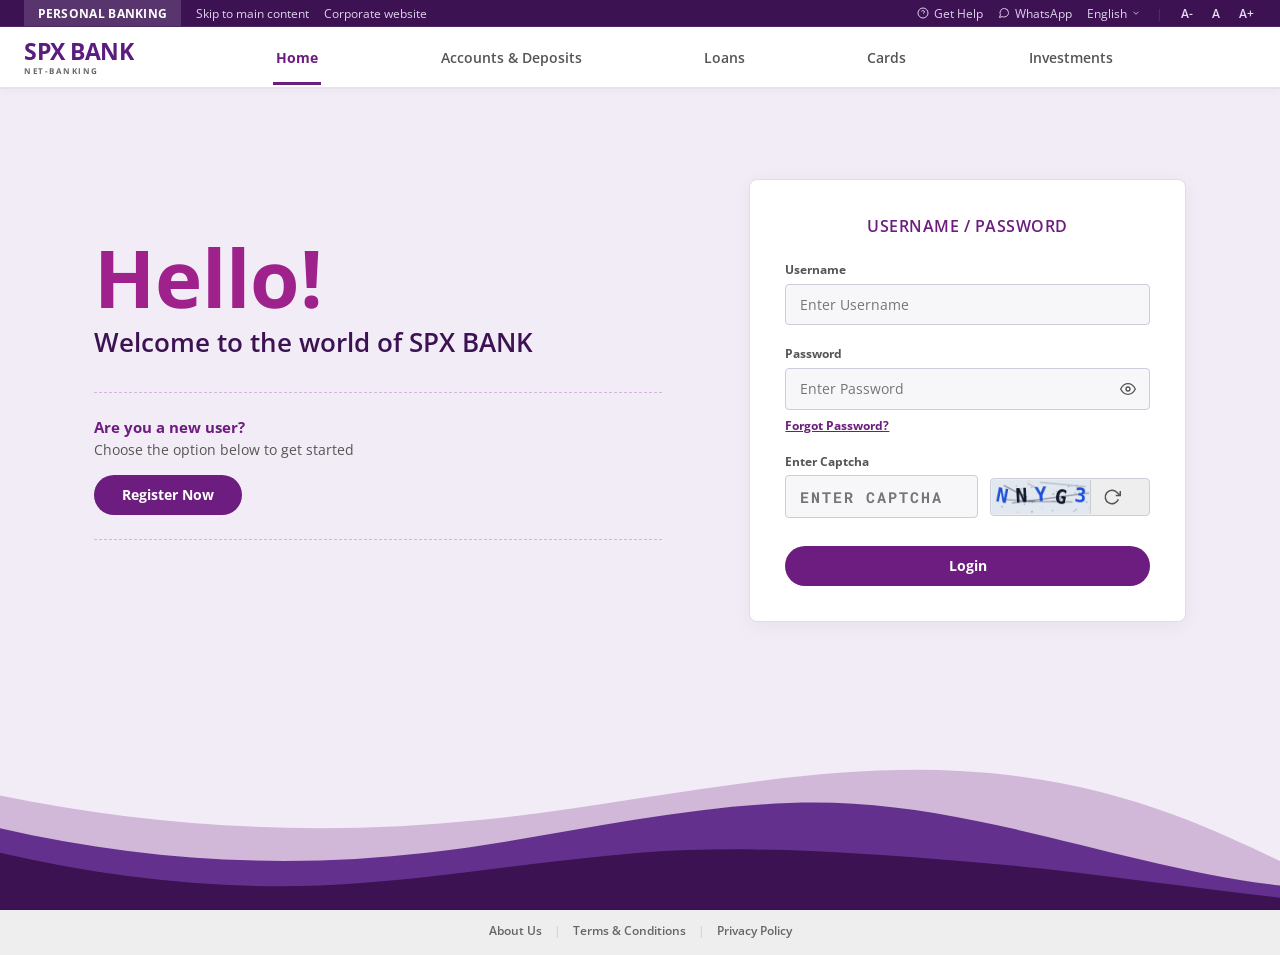
<file: index.html>
<!DOCTYPE html>
<html lang="en">
<head>
    <meta charset="UTF-8">
    <meta name="viewport" content="width=device-width, initial-scale=1.0">
    <title>SPX BANK - Net Banking</title>
    <link rel="icon" type="image/png" href="./assets/favicon/favicon.png">
    <meta name="description" content="Secure Online Net Banking Portal by SPX BANK.">
    <!-- Google Fonts -->
    <link rel="preconnect" href="https://fonts.googleapis.com">
    <link rel="preconnect" href="https://fonts.gstatic.com" crossorigin>
    <link href="https://fonts.googleapis.com/css2?family=Open+Sans:wght@300;400;600;700&family=Roboto+Mono:wght@500;700&display=swap" rel="stylesheet">
    <link rel="stylesheet" href="style.css">
</head>
<body>

    <!-- Notification Toast System -->
    <div id="toast-container" class="toast-container"></div>

    <!-- MAIN PORTAL WRAPPER -->
    <div class="portal-wrapper">
        
        <!-- SPX BANK TOP NAVIGATION STRIP -->
        <div class="sbi-top-nav">
            <div class="sbi-top-nav-container">
                <div class="sbi-top-nav-left">
                    <span class="sbi-top-tab">Personal Banking</span>
                    <a href="#" class="sbi-top-link">Skip to main content</a>
                    <a href="#" class="sbi-top-link">Corporate website</a>
                </div>
                <div class="sbi-top-nav-right">
                    <a href="#" class="sbi-top-link sbi-icon-link" onclick="triggerQuickAction('Get Help')">
                        <svg viewBox="0 0 24 24" width="12" height="12" fill="none" stroke="currentColor" stroke-width="2"><circle cx="12" cy="12" r="10"></circle><path d="M9.09 9a3 3 0 0 1 5.83 1c0 2-3 3-3 3"></path><line x1="12" y1="17" x2="12.01" y2="17"></line></svg>
                        Get Help
                    </a>
                    <a href="#" class="sbi-top-link sbi-icon-link" onclick="triggerQuickAction('WhatsApp Banking')">
                        <svg viewBox="0 0 24 24" width="12" height="12" fill="none" stroke="currentColor" stroke-width="2"><path d="M21 11.5a8.38 8.38 0 0 1-.9 3.8 8.5 8.5 0 0 1-7.6 4.7 8.38 8.38 0 0 1-3.8-.9L3 21l1.9-5.7a8.38 8.38 0 0 1-.9-3.8 8.5 8.5 0 0 1 4.7-7.6 8.38 8.38 0 0 1 3.8-.9h.5a8.48 8.48 0 0 1 8 8v.5z"></path></svg>
                        WhatsApp
                    </a>
                    <div class="sbi-top-link sbi-lang-selector">
                        English
                        <svg viewBox="0 0 24 24" width="10" height="10" fill="none" stroke="currentColor" stroke-width="2"><polyline points="6 9 12 15 18 9"></polyline></svg>
                    </div>
                    <span class="sbi-top-divider">|</span>
                    <button class="sbi-font-btn">A-</button>
                    <button class="sbi-font-btn">A</button>
                    <button class="sbi-font-btn">A+</button>
                </div>
            </div>
        </div>

        <!-- MAIN BRANDING HEADER -->
        <header class="sbi-main-header">
            <div class="sbi-header-container">
                <div class="sbi-logo-block" onclick="switchView('login')">
                    <span class="spx-text">SPX BANK</span>
                    <span class="net-banking-tag">NET-BANKING</span>
                </div>
                
                <!-- NAVIGATION MENU -->
                <nav class="sbi-main-nav">
                    <!-- Dynamic switching of menu items based on login status -->
                    <div class="sbi-nav-menu logged-out-menu">
                        <a href="#" class="sbi-nav-item active" onclick="switchView('login')">Home</a>
                        <a href="#" class="sbi-nav-item" onclick="triggerQuickAction('Accounts & Deposits Info')">Accounts & Deposits</a>
                        <a href="#" class="sbi-nav-item" onclick="triggerQuickAction('Loans Info')">Loans</a>
                        <a href="#" class="sbi-nav-item" onclick="triggerQuickAction('Cards Info')">Cards</a>
                        <a href="#" class="sbi-nav-item" onclick="triggerQuickAction('Investments Info')">Investments</a>
                    </div>
                    <div class="sbi-nav-menu logged-in-menu hidden">
                        <a href="#" class="sbi-nav-item active" onclick="switchView('dashboard')">Overview</a>
                        <a href="#" class="sbi-nav-item" onclick="triggerQuickAction('Accounts dashboard')">Accounts</a>
                        <a href="#" class="sbi-nav-item" onclick="triggerQuickAction('Payments & Transfers')">Payments</a>
                        <a href="#" class="sbi-nav-item" onclick="triggerQuickAction('Deposits services')">Deposits</a>
                        <a href="#" class="sbi-nav-item" onclick="triggerQuickAction('Loans portal')">Loans</a>
                        <a href="#" class="sbi-nav-item" onclick="triggerQuickAction('Cards management')">Cards</a>
                        <a href="#" class="sbi-nav-item" onclick="triggerQuickAction('Investments options')">Investments</a>
                        <a href="#" class="sbi-nav-item" onclick="triggerQuickAction('Insurance details')">Insurance</a>
                        <a href="#" class="sbi-nav-item" onclick="triggerQuickAction('Other Services')">Services</a>
                    </div>
                </nav>

                <div class="sbi-header-actions logged-in-only hidden">
                    <button class="sbi-header-icon-btn" onclick="triggerQuickAction('Search Portal')">
                        <svg viewBox="0 0 24 24" width="16" height="16" fill="none" stroke="currentColor" stroke-width="2"><circle cx="11" cy="11" r="8"></circle><line x1="21" y1="21" x2="16.65" y2="16.65"></line></svg>
                    </button>
                    <button class="sbi-header-icon-btn" onclick="triggerQuickAction('Notifications')">
                        <svg viewBox="0 0 24 24" width="16" height="16" fill="none" stroke="currentColor" stroke-width="2"><path d="M18 8A6 6 0 0 0 6 8c0 7-3 9-3 9h18s-3-2-3-9"></path><path d="M13.73 21a2 2 0 0 1-3.46 0"></path></svg>
                    </button>
                    <div class="sbi-user-badge">
                        <span class="sbi-avatar-initials" id="dash-avatar">JD</span>
                        <span class="sbi-user-profile-label">My Profile</span>
                    </div>
                    <button class="sbi-logout-btn" onclick="handleLogout()">Logout</button>
                </div>
            </div>
        </header>

        <!-- PORTAL MAIN CONTENT -->
        <main class="sbi-portal-body">
            
            <!-- GLOBAL GO BACK BUTTON -->
            <div class="sbi-global-back-container">
                <button type="button" class="sbi-global-back-btn" onclick="goBack()">
                    <svg viewBox="0 0 24 24" width="14" height="14" fill="none" stroke="currentColor" stroke-width="2"><line x1="19" y1="12" x2="5" y2="12"></line><polyline points="12 19 5 12 12 5"></polyline></svg>
                    Go Back
                </button>
            </div>
            
            <!-- AUTH LAYOUT CONTAINER (SPLIT PANELS) -->
            <div id="auth-flow-container" class="sbi-auth-container">
                <div class="sbi-auth-split">
                    
                    <!-- Left Welcome Panel -->
                    <div class="sbi-welcome-panel">
                        <h2 class="sbi-hello-title">Hello!</h2>
                        <h3 class="sbi-welcome-subtitle">Welcome to the world of SPX BANK</h3>
                        
                        <div class="sbi-new-user-section">
                            <p class="sbi-new-user-label">Are you a new user?</p>
                            <p class="sbi-new-user-desc">Choose the option below to get started</p>
                            <div class="sbi-new-user-actions">
                                <button class="sbi-btn-purple-fill" onclick="switchView('register')">Register Now</button>
                            </div>
                        </div>

                        <!-- Registration Benefits (Shown only on Register View) -->
                        <div class="sbi-register-benefits-section">
                            <ul class="sbi-benefits-list">
                                <li>
                                    <svg viewBox="0 0 24 24" width="20" height="20" fill="none" stroke="currentColor" stroke-width="2"><path d="M22 11.08V12a10 10 0 1 1-5.93-9.14"></path><polyline points="22 4 12 14.01 9 11.01"></polyline></svg>
                                    Fast & Secure Account Setup
                                </li>
                                <li>
                                    <svg viewBox="0 0 24 24" width="20" height="20" fill="none" stroke="currentColor" stroke-width="2"><path d="M22 11.08V12a10 10 0 1 1-5.93-9.14"></path><polyline points="22 4 12 14.01 9 11.01"></polyline></svg>
                                    24/7 Digital Banking Access
                                </li>
                                <li>
                                    <svg viewBox="0 0 24 24" width="20" height="20" fill="none" stroke="currentColor" stroke-width="2"><path d="M22 11.08V12a10 10 0 1 1-5.93-9.14"></path><polyline points="22 4 12 14.01 9 11.01"></polyline></svg>
                                    Advanced Fraud Protection
                                </li>
                            </ul>
                            <div class="sbi-login-prompt">
                                <p>Already have an account?</p>
                                <button class="sbi-btn-purple-outline" onclick="switchView('login')">Login Here</button>
                            </div>
                        </div>

                    </div>

                    <!-- Right Card Panel (Authentication forms) -->
                    <div class="sbi-card-panel">
                        
                        <!-- VIEW 1: LOGIN CARD -->
                        <section id="login-view" class="sbi-portal-card view-active">
                            <div class="sbi-card-title">
                                <h3>Username / Password</h3>
                            </div>

                            <form id="login-form" onsubmit="handleLoginSubmit(event)" class="sbi-form">
                                <!-- Username (Email mapped for logic compatibility) -->
                                <div class="sbi-form-group">
                                    <label for="login-email" class="sbi-form-label">Username</label>
                                    <div class="sbi-input-container">
                                        <input type="text" id="login-username" class="sbi-form-input" placeholder="Enter Username" required autocomplete="off">
                                    </div>
                                </div>

                                <!-- Password Field -->
                                <div class="sbi-form-group">
                                    <label for="login-password" class="sbi-form-label">Password</label>
                                    <div class="sbi-input-container">
                                        <input type="password" id="login-password" class="sbi-form-input sbi-password-input" placeholder="Enter Password" required autocomplete="off">
                                        <div class="sbi-input-addon-buttons">
                                            <button type="button" class="sbi-input-btn" onclick="togglePasswordVisibility('login-password', this)" title="Show/Hide Password">
                                                <svg class="eye-open" viewBox="0 0 24 24" width="16" height="16" fill="none" stroke="currentColor" stroke-width="2"><path d="M1 12s4-8 11-8 11 8 11 8-4 8-11 8-11-8-11-8z"></path><circle cx="12" cy="12" r="3"></circle></svg>
                                                <svg class="eye-closed hidden" viewBox="0 0 24 24" width="16" height="16" fill="none" stroke="currentColor" stroke-width="2"><path d="M17.94 17.94A10.07 10.07 0 0 1 12 20c-7 0-11-8-11-8a18.45 18.45 0 0 1 5.06-5.94M9.9 4.24A9.12 9.12 0 0 1 12 4c7 0 11 8 11 8a18.5 18.5 0 0 1-2.16 3.19m-6.72-1.07a3 3 0 1 1-4.24-4.24"></path><line x1="1" y1="1" x2="23" y2="23"></line></svg>
                                            </button>

                                        </div>
                                    </div>
                                    <div id="login-error-msg" style="color: #ff4d4d; font-size: 0.85rem; margin-top: 0.5rem; display: none;"></div>
                                    <div class="sbi-form-assist-row">
                                        <button type="button" class="sbi-assist-btn" onclick="switchView('forgot-password')">Forgot Password?</button>
                                    </div>
                                </div>

                                <!-- CAPTCHA -->
                                <div class="sbi-form-group">
                                    <label for="login-captcha-input" class="sbi-form-label">Enter Captcha</label>
                                    <div class="sbi-captcha-layout">
                                        <input type="text" id="login-captcha-input" class="sbi-captcha-input" placeholder="Enter Captcha" required autocomplete="off" maxlength="6">
                                        <div class="sbi-captcha-image-block">
                                            <canvas id="login-captcha-canvas" width="110" height="38"></canvas>
                                            <div class="sbi-captcha-actions">
                                                <button type="button" class="sbi-captcha-action-btn" onclick="generateCaptcha('login')" title="Refresh Captcha">
                                                    <svg viewBox="0 0 24 24" width="14" height="14" fill="none" stroke="currentColor" stroke-width="2"><polyline points="23 4 23 10 17 10"></polyline><path d="M20.49 15a9 9 0 1 1-2.12-9.36L23 10"></path></svg>
                                                </button>
                                            </div>
                                        </div>
                                    </div>
                                </div>

                                <div class="sbi-submit-container">
                                    <button type="submit" class="sbi-btn-login" id="btn-login">
                                        <span class="btn-text">Login</span>
                                        <span class="btn-spinner hidden"></span>
                                    </button>
                                </div>

                            </form>
                        </section>


                        <!-- VIEW 2: REGISTER CARD -->
                        <div id="register-view" class="view-wrapper hidden">

                            <section class="sbi-portal-card">
                                <div class="sbi-card-title">
                                    <h3>New Registration</h3>
                                </div>

                                <form id="register-form" onsubmit="handleRegisterSubmit(event)" class="sbi-form">
                                    <div class="sbi-form-row">
                                        <div class="sbi-form-group">
                                            <label for="reg-firstname" class="sbi-form-label">First Name</label>
                                            <input type="text" id="reg-firstname" class="sbi-form-input" placeholder="First Name" required autocomplete="off">
                                        </div>
                                        <div class="sbi-form-group">
                                            <label for="reg-lastname" class="sbi-form-label">Last Name</label>
                                            <input type="text" id="reg-lastname" class="sbi-form-input" placeholder="Last Name" required autocomplete="off">
                                        </div>
                                    </div>

                                    <div class="sbi-form-group">
                                        <label for="reg-email" class="sbi-form-label">Email Address</label>
                                        <input type="email" id="reg-email" class="sbi-form-input" placeholder="" required autocomplete="off">
                                    </div>

                                    <div class="sbi-form-group">
                                        <label for="reg-username" class="sbi-form-label">Username</label>
                                        <input type="text" id="reg-username" class="sbi-form-input" placeholder="Username" required autocomplete="off">
                                    </div>

                                    <div class="sbi-form-group">
                                        <label for="reg-password" class="sbi-form-label">Security Password</label>
                                        <div class="sbi-input-container">
                                            <input type="password" id="reg-password" class="sbi-form-input sbi-password-input" placeholder="" required autocomplete="off" oninput="checkPasswordStrength(this.value)">
                                            <button type="button" class="sbi-input-btn absolute-btn" onclick="togglePasswordVisibility('reg-password', this)">
                                                <svg class="eye-open" viewBox="0 0 24 24" width="16" height="16" fill="none" stroke="currentColor" stroke-width="2"><path d="M1 12s4-8 11-8 11 8 11 8-4 8-11 8-11-8-11-8z"></path><circle cx="12" cy="12" r="3"></circle></svg>
                                                <svg class="eye-closed hidden" viewBox="0 0 24 24" width="16" height="16" fill="none" stroke="currentColor" stroke-width="2"><path d="M17.94 17.94A10.07 10.07 0 0 1 12 20c-7 0-11-8-11-8a18.45 18.45 0 0 1 5.06-5.94M9.9 4.24A9.12 9.12 0 0 1 12 4c7 0 11 8 11 8a18.5 18.5 0 0 1-2.16 3.19m-6.72-1.07a3 3 0 1 1-4.24-4.24"></path><line x1="1" y1="1" x2="23" y2="23"></line></svg>
                                            </button>
                                        </div>
                                        <div class="strength-meter">
                                            <div id="strength-bar" class="strength-bar"></div>
                                        </div>
                                        <span id="strength-text" class="strength-text">Password Rating</span>
                                    </div>

                                    <!-- CAPTCHA -->
                                    <div class="sbi-form-group">
                                        <label for="reg-captcha-input" class="sbi-form-label">Enter Captcha</label>
                                        <div class="sbi-captcha-layout">
                                            <input type="text" id="reg-captcha-input" class="sbi-captcha-input" placeholder="Enter Captcha" required autocomplete="off" maxlength="6">
                                            <div class="sbi-captcha-image-block">
                                                <canvas id="reg-captcha-canvas" width="110" height="38"></canvas>
                                                <div class="sbi-captcha-actions">
                                                    <button type="button" class="sbi-captcha-action-btn" onclick="generateCaptcha('reg')" title="Refresh Captcha">
                                                        <svg viewBox="0 0 24 24" width="14" height="14" fill="none" stroke="currentColor" stroke-width="2"><polyline points="23 4 23 10 17 10"></polyline><path d="M20.49 15a9 9 0 1 1-2.12-9.36L23 10"></path></svg>
                                                    </button>
                                                </div>
                                            </div>
                                        </div>
                                    </div>
                                    <div id="reg-error-msg" style="color: #ff4d4d; font-size: 0.85rem; margin-bottom: 1rem; display: none;"></div>

                                    <div class="sbi-submit-container">
                                        <button type="submit" class="sbi-btn-login" id="btn-register">
                                            <span class="btn-text">Verify & Register</span>
                                            <span class="btn-spinner hidden"></span>
                                        </button>
                                    </div>
                                </form>
                            </section>
                        </div>


                        <!-- VIEW 3: FORGOT PASSWORD CARD -->
                        <div id="forgot-password-view" class="view-wrapper hidden">

                            <section class="sbi-portal-card">
                                <div class="sbi-card-title">
                                    <h3>Password Recovery</h3>
                                </div>

                                <!-- STEP 1 -->
                                <form id="forgot-password-form-1" onsubmit="handleForgotPasswordRequest(event)" class="sbi-form">
                                    <div class="sbi-form-group">
                                        <label for="reset-email" class="sbi-form-label">Email Address</label>
                                        <input type="email" id="reset-email" class="sbi-form-input" placeholder="" required>
                                    </div>

                                    <!-- CAPTCHA -->
                                    <div class="sbi-form-group">
                                        <label for="reset-captcha-input" class="sbi-form-label">Enter Captcha</label>
                                        <div class="sbi-captcha-layout">
                                            <input type="text" id="reset-captcha-input" class="sbi-captcha-input" placeholder="Enter Captcha" required autocomplete="off" maxlength="6">
                                            <div class="sbi-captcha-image-block">
                                                <canvas id="reset-captcha-canvas" width="110" height="38"></canvas>
                                                <div class="sbi-captcha-actions">
                                                    <button type="button" class="sbi-captcha-action-btn" onclick="generateCaptcha('reset')" title="Refresh Captcha">
                                                        <svg viewBox="0 0 24 24" width="14" height="14" fill="none" stroke="currentColor" stroke-width="2"><polyline points="23 4 23 10 17 10"></polyline><path d="M20.49 15a9 9 0 1 1-2.12-9.36L23 10"></path></svg>
                                                    </button>
                                                </div>
                                            </div>
                                        </div>
                                    </div>

                                    <div class="sbi-submit-container">
                                        <button type="submit" class="sbi-btn-login" id="btn-forgot-1">
                                            <span class="btn-text">Send Recovery OTP</span>
                                            <span class="btn-spinner hidden"></span>
                                        </button>
                                    </div>
                                </form>

                                <!-- STEP 2 -->
                                <form id="forgot-password-form-2" class="sbi-form hidden" onsubmit="handleNewPasswordSubmit(event)">
                                    <div class="step-indicator success-step">
                                        <svg viewBox="0 0 24 24" width="18" height="18" fill="none" stroke="currentColor" stroke-width="2"><path d="M22 11.08V12a10 10 0 1 1-5.93-9.14"></path><polyline points="22 4 12 14.01 9 11.01"></polyline></svg>
                                        <span>OTP Verified for <strong id="reset-verified-email"></strong></span>
                                    </div>

                                    <div class="sbi-form-group">
                                        <label for="new-password" class="sbi-form-label">Create New Password</label>
                                        <div class="sbi-input-container">
                                            <input type="password" id="new-password" class="sbi-form-input sbi-password-input" placeholder="Enter new password" required autocomplete="off">
                                            <button type="button" class="sbi-input-btn absolute-btn" onclick="togglePasswordVisibility('new-password', this)">
                                                <svg class="eye-open" viewBox="0 0 24 24" width="16" height="16" fill="none" stroke="currentColor" stroke-width="2"><path d="M1 12s4-8 11-8 11 8 11 8-4 8-11 8-11-8-11-8z"></path><circle cx="12" cy="12" r="3"></circle></svg>
                                                <svg class="eye-closed hidden" viewBox="0 0 24 24" width="16" height="16" fill="none" stroke="currentColor" stroke-width="2"><path d="M17.94 17.94A10.07 10.07 0 0 1 12 20c-7 0-11-8-11-8a18.45 18.45 0 0 1 5.06-5.94M9.9 4.24A9.12 9.12 0 0 1 12 4c7 0 11 8 11 8a18.5 18.5 0 0 1-2.16 3.19m-6.72-1.07a3 3 0 1 1-4.24-4.24"></path><line x1="1" y1="1" x2="23" y2="23"></line></svg>
                                            </button>
                                        </div>
                                    </div>

                                    <div class="sbi-form-group">
                                        <label for="confirm-new-password" class="sbi-form-label">Confirm New Password</label>
                                        <div class="sbi-input-container">
                                            <input type="password" id="confirm-new-password" class="sbi-form-input sbi-password-input" placeholder="Confirm new password" required autocomplete="off">
                                            <button type="button" class="sbi-input-btn absolute-btn" onclick="togglePasswordVisibility('confirm-new-password', this)">
                                                <svg class="eye-open" viewBox="0 0 24 24" width="16" height="16" fill="none" stroke="currentColor" stroke-width="2"><path d="M1 12s4-8 11-8 11 8 11 8-4 8-11 8-11-8-11-8z"></path><circle cx="12" cy="12" r="3"></circle></svg>
                                                <svg class="eye-closed hidden" viewBox="0 0 24 24" width="16" height="16" fill="none" stroke="currentColor" stroke-width="2"><path d="M17.94 17.94A10.07 10.07 0 0 1 12 20c-7 0-11-8-11-8a18.45 18.45 0 0 1 5.06-5.94M9.9 4.24A9.12 9.12 0 0 1 12 4c7 0 11 8 11 8a18.5 18.5 0 0 1-2.16 3.19m-6.72-1.07a3 3 0 1 1-4.24-4.24"></path><line x1="1" y1="1" x2="23" y2="23"></line></svg>
                                            </button>
                                        </div>
                                    </div>

                                    <div class="sbi-submit-container">
                                        <button type="submit" class="sbi-btn-login" id="btn-forgot-2">
                                            <span class="btn-text">Update & Sign In</span>
                                            <span class="btn-spinner hidden"></span>
                                        </button>
                                    </div>
                                </form>
                            </section>
                        </div>

                    </div>
                </div>

                <!-- SBI SIGNATURE WAVES AND QUICK ACTIONS BAR -->
                <div class="sbi-auth-bottom-banner">
                    <div class="sbi-wave-wrapper">
                        <!-- Curved Waves mirroring screenshot background -->
                        <svg class="sbi-background-waves" xmlns="http://www.w3.org/2000/svg" viewBox="0 0 1440 220" preserveAspectRatio="none">
                            <path fill="#6d1c7f" fill-opacity="0.25" d="M0,80 C180,120 360,130 540,110 C720,90 900,40 1080,50 C1260,60 1380,130 1440,160 L1440,220 L0,220 Z"></path>
                            <path fill="#501b80" fill-opacity="0.85" d="M0,120 C160,160 320,170 480,150 C640,130 800,80 960,90 C1120,100 1280,170 1440,190 L1440,220 L0,220 Z"></path>
                            <path fill="#3c1253" d="M0,150 C120,180 240,195 360,190 C480,185 600,160 720,150 C840,140 960,150 1080,160 C1200,170 1320,190 1440,205 L1440,220 L0,220 Z"></path>
                        </svg>
                    </div>
                </div>
            </div>


            <!-- DASHBOARD CONTAINER (SPX BANK HIGH FIDELITY LAYOUT) -->
            <div id="dashboard-view" class="sbi-dashboard-container hidden">
                
                <!-- GREETING ROW -->
                <div class="sbi-dash-greeting-bar">
                    <span class="sbi-dash-greeting-text">Hi <strong id="dash-user-name">John Doe</strong>, Hope you're doing well!</span>
                </div>

                <!-- HORIZONTAL CIRCULAR LINKS CAROUSEL -->
                <div class="sbi-carousel-section">
                    <div class="sbi-carousel-wrapper">
                        <div class="sbi-carousel-item" onclick="triggerQuickAction('IPO Application')">
                            <div class="sbi-carousel-icon bg-cyan">
                                <svg viewBox="0 0 24 24" width="20" height="20" fill="none" stroke="currentColor" stroke-width="2"><line x1="18" y1="20" x2="18" y2="10"></line><line x1="12" y1="20" x2="12" y2="4"></line><line x1="6" y1="20" x2="6" y2="14"></line></svg>
                            </div>
                            <span class="sbi-carousel-label">IPO</span>
                        </div>
                        <div class="sbi-carousel-item" onclick="triggerQuickAction('Fraud Awareness')">
                            <div class="sbi-carousel-icon bg-rose">
                                <svg viewBox="0 0 24 24" width="20" height="20" fill="none" stroke="currentColor" stroke-width="2"><path d="M10.29 3.86L1.82 18a2 2 0 0 0 1.71 3h16.94a2 2 0 0 0 1.71-3L13.71 3.86a2 2 0 0 0-3.42 0z"></path><line x1="12" y1="9" x2="12" y2="13"></line><line x1="12" y1="17" x2="12.01" y2="17"></line></svg>
                            </div>
                            <span class="sbi-carousel-label">Fraud Awareness</span>
                        </div>
                        <div class="sbi-carousel-item" onclick="triggerQuickAction('Discover Services')">
                            <div class="sbi-carousel-icon bg-blue">
                                <svg viewBox="0 0 24 24" width="20" height="20" fill="none" stroke="currentColor" stroke-width="2"><circle cx="12" cy="12" r="10"></circle><polygon points="16.24 7.76 14.12 14.12 7.76 16.24 9.88 9.88 16.24 7.76"></polygon></svg>
                            </div>
                            <span class="sbi-carousel-label">Discover</span>
                        </div>
                        <div class="sbi-carousel-item" onclick="triggerQuickAction('Savings Account Details')">
                            <div class="sbi-carousel-icon bg-emerald">
                                <svg viewBox="0 0 24 24" width="20" height="20" fill="none" stroke="currentColor" stroke-width="2"><rect x="3" y="11" width="18" height="11" rx="2" ry="2"></rect><path d="M7 11V7a5 5 0 0 1 10 0v4"></path></svg>
                            </div>
                            <span class="sbi-carousel-label">Savings Ac</span>
                        </div>
                        <div class="sbi-carousel-item" onclick="triggerQuickAction('Education Loan')">
                            <div class="sbi-carousel-icon bg-orange">
                                <svg viewBox="0 0 24 24" width="20" height="20" fill="none" stroke="currentColor" stroke-width="2"><path d="M22 10v6M2 10l10-5 10 5-10 5z"></path><path d="M6 12v5c0 2 2 3 6 3s6-1 6-3v-5"></path></svg>
                            </div>
                            <span class="sbi-carousel-label">Education Loan</span>
                        </div>
                        <div class="sbi-carousel-item" onclick="triggerQuickAction('Welcome to SPX BANK Tutorial')">
                            <div class="sbi-carousel-icon bg-purple">
                                <svg viewBox="0 0 24 24" width="20" height="20" fill="none" stroke="currentColor" stroke-width="2"><polygon points="12 2 15.09 8.26 22 9.27 17 14.14 18.18 21.02 12 17.77 5.82 21.02 7 14.14 2 9.27 8.91 8.26 12 2"></polygon></svg>
                            </div>
                            <span class="sbi-carousel-label">Welcome to SPX BANK</span>
                        </div>
                        <div class="sbi-carousel-item" onclick="triggerQuickAction('Elevate Spends offer')">
                            <div class="sbi-carousel-icon bg-pink">
                                <svg viewBox="0 0 24 24" width="20" height="20" fill="none" stroke="currentColor" stroke-width="2"><line x1="12" y1="19" x2="12" y2="5"></line><polyline points="5 12 12 5 19 12"></polyline></svg>
                            </div>
                            <span class="sbi-carousel-label">Elevate spends</span>
                        </div>
                        <div class="sbi-carousel-item" onclick="triggerQuickAction('Secure Savings Scheme')">
                            <div class="sbi-carousel-icon bg-indigo">
                                <svg viewBox="0 0 24 24" width="20" height="20" fill="none" stroke="currentColor" stroke-width="2"><path d="M12 22s8-4 8-10V5l-8-3-8 3v7c0 6 8 10 8 10z"></path></svg>
                            </div>
                            <span class="sbi-carousel-label">Secure Your Savings</span>
                        </div>
                    </div>
                </div>

                <!-- 2-COLUMN DASHBOARD GRID -->
                <div class="sbi-dash-grid">
                    
                    <!-- Left: Relationship Overview -->
                    <div class="sbi-dash-column-left">
                        <div class="sbi-section-header-row">
                            <h4 class="sbi-section-title">Relationship Overview</h4>
                            <button class="sbi-view-accounts-btn" onclick="triggerQuickAction('View All Accounts')">View All Accounts</button>
                        </div>
                        
                        <div class="sbi-cards-container">
                            <!-- Card 1: TRANSACTION ACCOUNTS -->
                            <div class="sbi-overview-card bg-purple-gradient">
                                <div class="sbi-ov-card-header">
                                    <span>TRANSACTION ACCOUNTS</span>
                                    <button class="sbi-eye-btn" id="balance-eye-icon" onclick="toggleBalanceVisibility()" title="Show/Hide Balance">
                                        <svg viewBox="0 0 24 24" width="20" height="20" fill="none" stroke="currentColor" stroke-width="2"><path d="M1 12s4-8 11-8 11 8 11 8-4 8-11 8-11-8-11-8z"></path><circle cx="12" cy="12" r="3"></circle></svg>
                                    </button>
                                </div>
                                <div class="sbi-ov-card-body">
                                    <span class="sbi-ov-label">Combined Balance</span>
                                    <h2 class="sbi-ov-balance">$<span id="dash-balance">148,920.50</span> USD</h2>
                                    <p class="sbi-ov-subtext" id="dash-acc-num">ACC: #8849-2049-1102</p>
                                    <p class="sbi-ov-subtext-small" id="dash-acc-type">Premier Checking Account</p>
                                </div>
                                <div class="sbi-ov-card-footer">
                                    <button class="sbi-card-action-btn" onclick="triggerQuickAction('Fund Transfer')">View Accounts</button>
                                    <button class="sbi-card-action-btn fill" onclick="triggerQuickAction('Bank Statements')">Transactions</button>
                                </div>
                            </div>

                            <!-- Card 2: DEPOSITS -->
                            <div class="sbi-overview-card bg-light-purple">
                                <div class="sbi-ov-card-header">
                                    <span>DEPOSITS</span>
                                </div>
                                <div class="sbi-ov-card-body flex-grow">
                                    <span class="sbi-ov-label">Grow your money faster</span>
                                    <p class="sbi-ov-promo-text">Get high-yield interest rates up to 7.5% per annum on Fixed & Recurring Deposits.</p>
                                </div>
                                <div class="sbi-ov-card-footer">
                                    <button class="sbi-card-action-btn outline-purple" onclick="triggerQuickAction('Create Fixed Deposit')">Explore</button>
                                </div>
                            </div>

                            <!-- Card 3: LOANS -->
                            <div class="sbi-overview-card bg-blue-gradient">
                                <div class="sbi-ov-card-header">
                                    <span>LOANS</span>
                                </div>
                                <div class="sbi-ov-card-body">
                                    <span class="sbi-ov-label">Total Outstanding Amount</span>
                                    <h2 class="sbi-ov-balance">$0.00 USD</h2>
                                    <p class="sbi-ov-subtext">No active loan liabilities</p>
                                </div>
                                <div class="sbi-ov-card-footer">
                                    <button class="sbi-card-action-btn" onclick="triggerQuickAction('View Loan Details')">View Details</button>
                                    <button class="sbi-card-action-btn fill" onclick="triggerQuickAction('Apply for Loan')">Manage Loan</button>
                                </div>
                            </div>
                        </div>

                        <!-- PORTAL AUDIT LOGS SECTION -->
                        <div class="sbi-audit-section">
                            <h4 class="sbi-section-title-small">Portal Audit History & Status</h4>
                            <div class="sbi-audit-list" id="activity-list">
                                <div class="sbi-audit-item">
                                    <div class="sbi-audit-left">
                                        <div class="sbi-audit-icon">
                                            <svg viewBox="0 0 24 24" width="16" height="16" fill="none" stroke="#22c55e" stroke-width="2"><path d="M22 11.08V12a10 10 0 1 1-5.93-9.14"></path><polyline points="22 4 12 14.01 9 11.01"></polyline></svg>
                                        </div>
                                        <div class="sbi-audit-details">
                                            <strong>CAPTCHA & Gmail OTP Authentication</strong>
                                            <span class="sbi-audit-time" id="last-login-time">Just Now • Verified IP</span>
                                        </div>
                                    </div>
                                    <span class="sbi-audit-badge green">Passed</span>
                                </div>
                            </div>
                        </div>
                    </div>

                    <!-- Right: Services Sidebar Categories -->
                    <div class="sbi-dash-column-right">
                        
                        <!-- DEPOSITS -->
                        <div class="sbi-sidebar-widget">
                            <div class="sbi-widget-header">
                                <svg viewBox="0 0 24 24" width="18" height="18" fill="none" stroke="currentColor" stroke-width="2"><rect x="3" y="11" width="18" height="11" rx="2" ry="2"></rect><path d="M7 11V7a5 5 0 0 1 10 0v4"></path></svg>
                                <span>Deposits</span>
                            </div>
                            <ul class="sbi-widget-links">
                                <li><a href="#" onclick="triggerQuickAction('Fixed Deposit')">Fixed Deposit</a></li>
                                <li><a href="#" onclick="triggerQuickAction('Recurring Deposit')">Recurring Deposit</a></li>
                                <li><a href="#" onclick="triggerQuickAction('Annuity Deposit')">Annuity Deposit</a></li>
                                <li><a href="#" onclick="triggerQuickAction('Auto Sweep')">Auto Sweep</a></li>
                                <li class="view-all"><a href="#" onclick="triggerQuickAction('View All Deposits')">View All</a></li>
                            </ul>
                        </div>

                        <!-- LOANS -->
                        <div class="sbi-sidebar-widget">
                            <div class="sbi-widget-header">
                                <svg viewBox="0 0 24 24" width="18" height="18" fill="none" stroke="currentColor" stroke-width="2"><path d="M22 16.92v3a2 2 0 0 1-2.18 2 19.79 19.79 0 0 1-8.63-3.07 19.5 19.5 0 0 1-6-6 19.79 19.79 0 0 1-3.07-8.67A2 2 0 0 1 4.11 2h3a2 2 0 0 1 2 1.72 12.84 12.84 0 0 0 .7 2.81 2 2 0 0 1-.45 2.11L8.09 9.91a16 16 0 0 0 6 6l1.27-1.27a2 2 0 0 1 2.11-.45 12.84 12.84 0 0 0 2.81.7A2 2 0 0 1 22 16.92z"></path></svg>
                                <span>Loans</span>
                            </div>
                            <ul class="sbi-widget-links">
                                <li><a href="#" onclick="triggerQuickAction('Personal Loan')">Personal Loan</a></li>
                                <li><a href="#" onclick="triggerQuickAction('Loan Against Mutual Fund')">Loan Against Mutual Fund</a></li>
                                <li><a href="#" onclick="triggerQuickAction('Home Loan')">Home Loan</a></li>
                                <li><a href="#" onclick="triggerQuickAction('Gold Loan')">Gold Loan</a></li>
                                <li class="view-all"><a href="#" onclick="triggerQuickAction('View All Loans')">View All</a></li>
                            </ul>
                        </div>

                        <!-- INVESTMENTS -->
                        <div class="sbi-sidebar-widget">
                            <div class="sbi-widget-header">
                                <svg viewBox="0 0 24 24" width="18" height="18" fill="none" stroke="currentColor" stroke-width="2"><line x1="18" y1="20" x2="18" y2="10"></line><line x1="12" y1="20" x2="12" y2="4"></line><line x1="6" y1="20" x2="6" y2="14"></line></svg>
                                <span>Investments</span>
                            </div>
                            <ul class="sbi-widget-links">
                                <li><a href="#" onclick="triggerQuickAction('Mutual Funds')">Mutual Funds</a></li>
                                <li><a href="#" onclick="triggerQuickAction('Demat & Securities')">Demat & Securities</a></li>
                                <li><a href="#" onclick="triggerQuickAction('NPS')">NPS</a></li>
                                <li><a href="#" onclick="triggerQuickAction('PPF')">PPF</a></li>
                                <li class="view-all"><a href="#" onclick="triggerQuickAction('View All Investments')">View All</a></li>
                            </ul>
                        </div>

                        <!-- CARDS -->
                        <div class="sbi-sidebar-widget">
                            <div class="sbi-widget-header">
                                <svg viewBox="0 0 24 24" width="18" height="18" fill="none" stroke="currentColor" stroke-width="2"><rect x="1" y="4" width="22" height="16" rx="2" ry="2"></rect><line x1="1" y1="10" x2="23" y2="10"></line></svg>
                                <span>Cards</span>
                            </div>
                            <ul class="sbi-widget-links">
                                <li><a href="#" onclick="triggerQuickAction('Credit Cards')">Credit Cards</a></li>
                                <li><a href="#" onclick="triggerQuickAction('Debit Cards')">Debit Cards</a></li>
                                <li><a href="#" onclick="triggerQuickAction('Forex Cards')">Forex Cards</a></li>
                                <li><a href="#" onclick="triggerQuickAction('Prepaid Cards')">Prepaid Cards</a></li>
                                <li class="view-all"><a href="#" onclick="triggerQuickAction('View All Cards')">View All</a></li>
                            </ul>
                        </div>

                    </div>
                </div>
            </div>

        </main>


        <!-- OTP VERIFICATION DRAWER (SLIDING PANEL MATCHING THE SCREENSHOT) -->
        <div id="otp-modal-overlay" class="otp-drawer-overlay hidden">
            <div class="otp-drawer">
                <div class="otp-drawer-header">
                    <button class="otp-close-btn" onclick="closeOtpModal()" title="Close OTP Verification">
                        <svg viewBox="0 0 24 24" width="24" height="24" fill="none" stroke="currentColor" stroke-width="2"><line x1="18" y1="6" x2="6" y2="18"></line><line x1="6" y1="6" x2="18" y2="18"></line></svg>
                    </button>
                </div>
                
                <div class="otp-drawer-content">
                    <p class="otp-delivery-notice">
                        An OTP has been sent to your registered mobile number / Gmail: <br>
                        <strong id="otp-target-display" class="sbi-otp-target">user@gmail.com</strong>
                    </p>

                    <!-- OTP Code Inputs -->
                    <div class="sbi-otp-fields-row">
                        <div class="otp-inputs-wrapper" id="otp-inputs">
                            <input type="text" maxlength="1" pattern="[0-9]" inputmode="numeric" class="otp-box sbi-otp-box" data-index="0" autofocus>
                            <input type="text" maxlength="1" pattern="[0-9]" inputmode="numeric" class="otp-box sbi-otp-box" data-index="1">
                            <input type="text" maxlength="1" pattern="[0-9]" inputmode="numeric" class="otp-box sbi-otp-box" data-index="2">
                            <input type="text" maxlength="1" pattern="[0-9]" inputmode="numeric" class="otp-box sbi-otp-box" data-index="3">
                            <input type="text" maxlength="1" pattern="[0-9]" inputmode="numeric" class="otp-box sbi-otp-box" data-index="4">
                            <input type="text" maxlength="1" pattern="[0-9]" inputmode="numeric" class="otp-box sbi-otp-box" data-index="5">
                        </div>
                        <button type="button" class="sbi-otp-reveal-btn" onclick="showToast('OTP is hidden for security', 'info')">
                            <svg viewBox="0 0 24 24" width="20" height="20" fill="none" stroke="currentColor" stroke-width="2"><path d="M1 12s4-8 11-8 11 8 11 8-4 8-11 8-11-8-11-8z"></path><circle cx="12" cy="12" r="3"></circle></svg>
                        </button>
                    </div>

                    <div class="sbi-otp-timer-row">
                        <span class="sbi-otp-timer-text">Resend OTP in <strong id="otp-countdown">35s</strong></span>
                        <button id="resend-otp-btn" class="sbi-otp-resend-btn" onclick="resendOtpCode()" disabled>Resend OTP</button>
                    </div>

                    <div class="sbi-otp-submit-row">
                        <button type="button" class="sbi-btn-otp-proceed" id="btn-verify-otp" onclick="submitOtpVerification()">
                            <span class="btn-text">Proceed</span>
                            <span class="btn-spinner hidden"></span>
                        </button>
                    </div>
                </div>
            </div>
        </div>

        
        <!-- SPX BANK THEMED SESSION TIMEOUT / ERROR DIALOG -->
        <div id="timeout-modal-overlay" class="timeout-modal-overlay hidden">
            <div class="timeout-modal">
                <div class="timeout-modal-title">Under Development</div>
                <div class="timeout-modal-body">
                    <div class="timeout-caution-icon">
                        <svg viewBox="0 0 24 24" width="48" height="48" fill="none" stroke="#dc2626" stroke-width="1.5"><path d="M10.29 3.86L1.82 18a2 2 0 0 0 1.71 3h16.94a2 2 0 0 0 1.71-3L13.71 3.86a2 2 0 0 0-3.42 0z"></path><line x1="12" y1="9" x2="12" y2="13"></line><line x1="12" y1="17" x2="12.01" y2="17"></line></svg>
                    </div>
                    <p class="timeout-message" id="timeout-message-text">this feature is currently under development.</p>
                </div>
                <div class="timeout-modal-footer">
                    <button class="timeout-ok-btn" onclick="closeTimeoutModal()">OK</button>
                </div>
            </div>
        </div>


        <!-- FOOTER -->
        <footer class="sbi-portal-footer">
            <div class="sbi-footer-container">
                <div class="sbi-footer-links">
                    <a href="#about" onclick="triggerQuickAction('About Us')">About Us</a>
                    <span class="sbi-footer-divider">|</span>
                    <a href="#terms" onclick="triggerQuickAction('Terms & Conditions')">Terms & Conditions</a>
                    <span class="sbi-footer-divider">|</span>
                    <a href="#privacy" onclick="triggerQuickAction('Privacy Policy')">Privacy Policy</a>
                </div>
            </div>
        </footer>

    </div>

    <script src="script.js"></script>
</body>
</html>
</file>
<file: style.css>
/* ==========================================================================
   SPX BANK NET BANKING PORTAL DESIGN STYLING
   ========================================================================== */

:root {
    /* SBI Palette */
    --sbi-dark-purple: #3c1253;      /* Deep violet header background */
    --sbi-accent-purple: #6d1c7f;    /* Primary logo/button purple */
    --sbi-light-purple: #f3ecf7;     /* Background light violet accent */
    --sbi-text-dark: #222222;
    --sbi-text-gray: #555555;
    --sbi-border-color: #dcd3e4;
    --sbi-orange: #f26f21;           /* Ring orange accent */
    --sbi-blue: #00a2e8;             /* SBI circle keyhole blue */

    --font-sbi: 'Open Sans', -apple-system, BlinkMacSystemFont, "Segoe UI", Roboto, sans-serif;
    --font-mono: 'Roboto Mono', monospace;
    --sbi-shadow: 0 4px 15px rgba(60, 18, 83, 0.08);
    --sbi-card-shadow: 0 4px 20px rgba(0, 0, 0, 0.05);
    
    --radius-sm: 4px;
    --radius-md: 8px;
    --radius-lg: 20px;
    --transition: all 0.25s cubic-bezier(0.4, 0, 0.2, 1);
}

/* Reset & Base Styles */
* {
    margin: 0;
    padding: 0;
    box-sizing: border-box;
    font-family: var(--font-sbi);
    -webkit-font-smoothing: antialiased;
}

body {
    background-color: #faf8fc;
    color: var(--sbi-text-dark);
    min-height: 100vh;
    display: flex;
    flex-direction: column;
    position: relative;
    overflow-x: hidden;
}

.portal-wrapper {
    display: flex;
    flex-direction: column;
    min-height: 100vh;
    width: 100%;
}

/* ==========================================================================
   1. SBI TOP NAV STRIP
   ========================================================================== */
.sbi-top-nav {
    background-color: var(--sbi-dark-purple);
    color: #e6dbf0;
    font-size: 0.72rem;
    padding: 0.35rem 1.5rem;
    border-bottom: 1px solid rgba(255, 255, 255, 0.1);
}

.sbi-top-nav-container {
    max-width: 1240px;
    margin: 0 auto;
    display: flex;
    justify-content: space-between;
    align-items: center;
}

.sbi-top-nav-left, .sbi-top-nav-right {
    display: flex;
    align-items: center;
    gap: 0.95rem;
}

.sbi-top-tab {
    background-color: rgba(255, 255, 255, 0.15);
    color: #ffffff;
    font-weight: 700;
    padding: 0.35rem 0.85rem;
    margin: -0.35rem 0;
    border-radius: 0;
    letter-spacing: 0.3px;
    text-transform: uppercase;
}

.sbi-top-link {
    color: #dfd2ec;
    text-decoration: none;
    transition: var(--transition);
}

.sbi-top-link:hover {
    color: #ffffff;
    text-decoration: underline;
}

.sbi-icon-link {
    display: inline-flex;
    align-items: center;
    gap: 0.3rem;
}

.sbi-lang-selector {
    display: flex;
    align-items: center;
    gap: 0.25rem;
    cursor: pointer;
}

.sbi-top-divider {
    color: rgba(255, 255, 255, 0.15);
}

.sbi-font-btn {
    background: none;
    border: none;
    color: #e6dbf0;
    font-size: 0.72rem;
    font-weight: 600;
    cursor: pointer;
    padding: 0 2px;
}

.sbi-font-btn:hover {
    color: #ffffff;
}

/* ==========================================================================
   2. SBI MAIN BRANDING HEADER
   ========================================================================== */
.sbi-main-header {
    background-color: #ffffff;
    border-bottom: 2px solid #e6e1eb;
    padding: 0.75rem 1.5rem;
    box-shadow: 0 2px 10px rgba(0, 0, 0, 0.03);
    position: sticky;
    top: 0;
    z-index: 99;
}

.sbi-header-container {
    max-width: 1240px;
    margin: 0 auto;
    display: flex;
    justify-content: space-between;
    align-items: center;
}

/* Logo Styling */
.sbi-logo-block {
    display: flex;
    flex-direction: column;
    align-items: flex-start;
    cursor: pointer;
    user-select: none;
    flex-shrink: 0;
    white-space: nowrap;
    line-height: 1.1;
}

.spx-text {
    font-size: 1.45rem;
    font-weight: 700;
    color: #5c1c7f;
    letter-spacing: -0.5px;
    white-space: nowrap;
}

.sbi-logo-ring {
    width: 24px;
    height: 24px;
    border: 3.5px solid var(--sbi-orange);
    border-radius: 50%;
    margin: 0 4px;
    position: relative;
    display: inline-block;
}

.sbi-ring-dot {
    width: 7px;
    height: 7px;
    background-color: var(--sbi-blue);
    border-radius: 50%;
    position: absolute;
    top: 5px;
    left: 5px;
}

.sbi-brand-text {
    font-size: 1.55rem;
    font-weight: 700;
    color: #004c8c;
    letter-spacing: -0.5px;
}

.net-banking-tag {
    font-size: 0.52rem;
    font-weight: 700;
    color: #666666;
    letter-spacing: 1.5px;
    display: block;
    white-space: nowrap;
    margin-top: 1px;
}

/* Nav Menu */
.sbi-main-nav {
    flex-grow: 1;
    margin-left: 2rem;
    margin-right: 2rem;
    display: flex;
    align-items: center;
}

.sbi-nav-menu {
    display: flex;
    align-items: center;
    justify-content: space-evenly;
    width: 100%;
    gap: 0.5rem;
}

.sbi-nav-item {
    color: var(--sbi-text-gray);
    text-decoration: none;
    font-size: 0.85rem;
    font-weight: 600;
    padding: 0.4rem 0.2rem;
    position: relative;
    transition: var(--transition);
}

.sbi-nav-item:hover {
    color: var(--sbi-accent-purple);
}

.sbi-nav-item.active {
    color: var(--sbi-accent-purple);
    font-weight: 700;
}

.sbi-nav-item.active::after {
    content: '';
    position: absolute;
    bottom: -0.75rem;
    left: 0;
    right: 0;
    height: 3px;
    background-color: var(--sbi-accent-purple);
}

.sbi-header-actions {
    display: flex;
    align-items: center;
    gap: 1rem;
}

.sbi-header-icon-btn {
    background: none;
    border: none;
    color: var(--sbi-text-gray);
    cursor: pointer;
    display: flex;
    align-items: center;
    padding: 4px;
    transition: var(--transition);
}

.sbi-header-icon-btn:hover {
    color: var(--sbi-accent-purple);
}

.sbi-user-badge {
    display: flex;
    align-items: center;
    gap: 0.45rem;
    background-color: #f7f4fa;
    border: 1px solid #e0d8e8;
    padding: 0.35rem 0.75rem;
    border-radius: 20px;
    cursor: pointer;
}

.sbi-avatar-initials {
    width: 28px;
    height: 28px;
    flex-shrink: 0;
    background-color: var(--sbi-accent-purple);
    color: #ffffff;
    border-radius: 50%;
    font-size: 0.72rem;
    font-weight: 700;
    display: flex;
    align-items: center;
    justify-content: center;
}

.sbi-user-profile-label {
    font-size: 0.78rem;
    font-weight: 600;
    color: var(--sbi-accent-purple);
}

.sbi-logout-btn {
    background-color: var(--sbi-dark-purple);
    color: #ffffff;
    border: none;
    padding: 0.45rem 1rem;
    border-radius: 20px;
    font-size: 0.78rem;
    font-weight: 700;
    cursor: pointer;
    transition: var(--transition);
}

.sbi-logout-btn:hover {
    background-color: var(--sbi-accent-purple);
    box-shadow: 0 4px 10px rgba(109, 28, 127, 0.2);
}

/* ==========================================================================
   3. AUTH LAYOUT & SPLIT VIEW
   ========================================================================== */
.sbi-portal-body {
    flex-grow: 1;
    display: flex;
    flex-direction: column;
}

.sbi-auth-container {
    flex-grow: 1;
    display: flex;
    flex-direction: column;
    justify-content: space-between;
    background-color: #f2ecf6; /* Soft light violet background matching branding */
    min-height: calc(100vh - 84px);
    position: relative;
}

.sbi-auth-split {
    max-width: 1140px;
    width: 100%;
    margin: auto;
    display: flex;
    justify-content: space-between;
    align-items: center;
    gap: 3rem;
    padding: 3rem 1.5rem 1.5rem 1.5rem;
    z-index: 5;
}

/* Left welcome text block */
.sbi-welcome-panel {
    flex-basis: 52%;
    color: var(--sbi-dark-purple);
}

.sbi-hello-title {
    font-size: 5rem;
    font-weight: 700;
    color: #9f218c;
    line-height: 1;
    margin-bottom: 0.5rem;
}

.sbi-welcome-subtitle {
    font-size: 1.6rem;
    font-weight: 600;
    color: var(--sbi-dark-purple);
    margin-bottom: 2rem;
}

.sbi-new-user-section {
    border-top: 1px dashed rgba(109, 28, 127, 0.25);
    border-bottom: 1px dashed rgba(109, 28, 127, 0.25);
    padding: 1.5rem 0;
    margin-bottom: 1.5rem;
}

body:has(#register-view:not(.hidden)) .sbi-new-user-section {
    display: none;
}

/* Registration Benefits Section Styles */
.sbi-register-benefits-section {
    display: none; /* Hidden by default (on login page) */
    border-top: 1px dashed rgba(109, 28, 127, 0.25);
    padding: 1.5rem 0;
    margin-bottom: 1.5rem;
}

/* Show only on register view */
body:has(#register-view:not(.hidden)) .sbi-register-benefits-section {
    display: block;
}

.sbi-benefits-list {
    list-style: none;
    padding: 0;
    margin: 0 0 1.5rem 0;
}

.sbi-benefits-list li {
    display: flex;
    align-items: center;
    gap: 0.75rem;
    font-size: 0.95rem;
    font-weight: 600;
    color: var(--sbi-dark-purple);
    margin-bottom: 0.75rem;
}

.sbi-benefits-list li svg {
    color: #22c55e; /* Green checkmarks */
}

.sbi-login-prompt p {
    font-size: 0.95rem;
    font-weight: 600;
    color: var(--sbi-accent-purple);
    margin-bottom: 0.5rem;
}

.sbi-btn-purple-outline {
    background: transparent;
    border: 2px solid var(--sbi-accent-purple);
    color: var(--sbi-accent-purple);
    padding: 0.5rem 1.5rem;
    border-radius: 20px;
    font-size: 0.9rem;
    font-weight: 700;
    cursor: pointer;
    transition: var(--transition);
}

.sbi-btn-purple-outline:hover {
    background: var(--sbi-accent-purple);
    color: white;
}

.sbi-new-user-label {
    font-size: 0.95rem;
    font-weight: 700;
    color: var(--sbi-accent-purple);
    margin-bottom: 0.2rem;
}

.sbi-new-user-desc {
    font-size: 0.85rem;
    color: var(--sbi-text-gray);
    margin-bottom: 1rem;
}

.sbi-new-user-actions {
    display: flex;
    gap: 1rem;
}

.sbi-btn-purple-fill {
    background-color: var(--sbi-accent-purple);
    color: #ffffff;
    border: none;
    padding: 0.65rem 1.75rem;
    border-radius: 25px;
    font-size: 0.85rem;
    font-weight: 700;
    cursor: pointer;
    transition: var(--transition);
}

.sbi-btn-purple-fill:hover {
    background-color: var(--sbi-dark-purple);
    transform: translateY(-1px);
    box-shadow: 0 4px 12px rgba(60, 18, 83, 0.2);
}

.sbi-btn-purple-outline {
    background-color: transparent;
    color: var(--sbi-accent-purple);
    border: 1px solid var(--sbi-accent-purple);
    padding: 0.65rem 1.75rem;
    border-radius: 25px;
    font-size: 0.85rem;
    font-weight: 700;
    cursor: pointer;
    transition: var(--transition);
}

.sbi-btn-purple-outline:hover {
    background-color: var(--sbi-accent-purple);
    color: #ffffff;
    transform: translateY(-1px);
}

.sbi-open-now-text {
    font-size: 0.85rem;
    color: var(--sbi-text-gray);
}

.sbi-open-link {
    color: var(--sbi-accent-purple);
    font-weight: 700;
    text-decoration: none;
}

.sbi-open-link:hover {
    text-decoration: underline;
}

/* Right side Card Container */
.sbi-card-panel {
    flex-basis: 40%;
    min-width: 380px;
}

.sbi-portal-card {
    background-color: #ffffff;
    border: 1px solid #e1daea;
    border-radius: 8px;
    padding: 2.2rem;
    box-shadow: var(--sbi-card-shadow);
}

.sbi-card-title {
    margin-bottom: 1.5rem;
    border-bottom: 1.5rem;
    text-align: center;
}

.sbi-card-title h3 {
    font-size: 1rem;
    font-weight: 600;
    color: var(--sbi-accent-purple);
    text-transform: uppercase;
    letter-spacing: 0.5px;
}

/* Form inputs styling */
.sbi-form {
    display: flex;
    flex-direction: column;
    gap: 1.25rem;
}

.sbi-form-group {
    display: flex;
    flex-direction: column;
    gap: 0.35rem;
}

.sbi-form-label {
    font-size: 0.78rem;
    font-weight: 700;
    color: var(--sbi-text-gray);
}

.sbi-input-container {
    position: relative;
    display: flex;
    align-items: center;
}

.sbi-form-input {
    width: 100%;
    padding: 0.65rem 0.85rem;
    background-color: #f7f6f9;
    border: 1px solid #ccd;
    border-radius: 4px;
    font-size: 0.88rem;
    color: var(--sbi-text-dark);
    outline: none;
    transition: var(--transition);
}

.sbi-form-input:focus {
    border-color: var(--sbi-accent-purple);
    background-color: #ffffff;
    box-shadow: 0 0 0 3px rgba(109, 28, 127, 0.1);
}

.sbi-select {
    appearance: none;
    background-image: url("data:image/svg+xml,%3Csvg xmlns='http://www.w3.org/2000/svg' width='12' height='12' viewBox='0 0 24 24' fill='none' stroke='%23555555' stroke-width='2.5'%3E%3Cpolyline points='6 9 12 15 18 9'%3E%3C/polyline%3E%3C/svg%3E");
    background-repeat: no-repeat;
    background-position: right 0.85rem center;
    cursor: pointer;
}

/* Password button overlay options */
.sbi-input-addon-buttons {
    position: absolute;
    right: 0.5rem;
    display: flex;
    gap: 0.3rem;
}

.sbi-input-btn {
    background: none;
    border: none;
    color: var(--sbi-text-gray);
    cursor: pointer;
    display: flex;
    align-items: center;
    justify-content: center;
    padding: 6px;
    transition: var(--transition);
}

.sbi-input-btn:hover {
    color: var(--sbi-accent-purple);
}

.absolute-btn {
    position: absolute;
    right: 0.5rem;
}

.sbi-form-assist-row {
    display: flex;
    justify-content: flex-start;
    margin-top: 0.15rem;
}

.sbi-assist-btn {
    background: none;
    border: none;
    color: var(--sbi-accent-purple);
    font-size: 0.72rem;
    font-weight: 700;
    cursor: pointer;
    text-decoration: underline;
}

.sbi-assist-btn:hover {
    color: var(--sbi-dark-purple);
}

/* Captcha area styling */
.sbi-captcha-layout {
    display: grid;
    grid-template-columns: 1.2fr 1fr;
    gap: 0.75rem;
    align-items: center;
}

.sbi-captcha-input {
    width: 100%;
    padding: 0.65rem 0.85rem;
    background-color: #f7f6f9;
    border: 1px solid #ccd;
    border-radius: 4px;
    font-family: var(--font-mono);
    font-weight: 700;
    font-size: 0.95rem;
    letter-spacing: 2px;
    text-transform: uppercase;
    outline: none;
}

.sbi-captcha-input:focus {
    border-color: var(--sbi-accent-purple);
    background-color: #ffffff;
}

.sbi-captcha-image-block {
    display: flex;
    align-items: center;
    border: 1px solid #ccd;
    border-radius: 4px;
    background-color: #eeeeee;
    padding: 1px;
    height: 38px;
}

.sbi-captcha-image-block canvas {
    max-width: 100%;
    height: 100%;
}

.sbi-captcha-actions {
    display: flex;
    flex-direction: column;
    justify-content: center;
    align-items: center;
    height: 100%;
    border-left: 1px solid #ccc;
    padding: 0 8px;
}

.sbi-captcha-action-btn {
    background: none;
    border: none;
    color: var(--sbi-text-gray);
    cursor: pointer;
    display: flex;
    align-items: center;
    justify-content: center;
    padding: 4px;
}

.sbi-captcha-action-btn svg {
    width: 18px;
    height: 18px;
}

.sbi-captcha-action-btn:hover {
    color: var(--sbi-accent-purple);
}

/* Submit and Action Buttons */
.sbi-submit-container {
    margin-top: 0.5rem;
}

.sbi-btn-login {
    width: 100%;
    background-color: #e6e6e6; /* Start as light grey, active colors override */
    color: #999999;
    border: none;
    padding: 0.65rem;
    border-radius: 20px; /* Fully rounded buttons */
    font-size: 0.9rem;
    font-weight: 700;
    cursor: pointer;
    text-align: center;
    transition: var(--transition);
}

/* Standard login is active once values are filled, but let's color it natively */
#login-form .sbi-btn-login, 
#register-form .sbi-btn-login, 
#forgot-password-form-1 .sbi-btn-login,
#forgot-password-form-2 .sbi-btn-login {
    background-color: var(--sbi-accent-purple);
    color: #ffffff;
}

.sbi-btn-login:hover {
    background-color: var(--sbi-dark-purple);
    box-shadow: 0 4px 12px rgba(60, 18, 83, 0.2);
}

.sbi-lock-unlock-row {
    display: flex;
    justify-content: flex-end;
    margin-top: 0.25rem;
}

.sbi-lock-btn {
    background: none;
    border: none;
    color: var(--sbi-text-gray);
    font-size: 0.72rem;
    font-weight: 600;
    cursor: pointer;
    text-decoration: underline;
}

.sbi-lock-btn:hover {
    color: var(--sbi-accent-purple);
}

/* Back Row for registration cards */
.sbi-back-nav-row {
    margin-bottom: 0.6rem;
    display: flex;
}

.sbi-back-button {
    background: #ffffff;
    border: 1px solid var(--sbi-accent-purple);
    color: var(--sbi-accent-purple);
    padding: 0.35rem 0.75rem;
    border-radius: 20px;
    font-size: 0.72rem;
    font-weight: 700;
    cursor: pointer;
    display: inline-flex;
    align-items: center;
    gap: 0.25rem;
    transition: var(--transition);
}

.sbi-back-button:hover {
    background-color: var(--sbi-accent-purple);
    color: #ffffff;
}

/* Strength Meter */
.strength-meter {
    height: 4px;
    background-color: #e5e7eb;
    border-radius: 2px;
    margin-top: 0.35rem;
    overflow: hidden;
}

.strength-bar {
    height: 100%;
    width: 0;
    transition: var(--transition);
}

.strength-text {
    font-size: 0.72rem;
    color: var(--sbi-text-gray);
    margin-top: 0.15rem;
    display: block;
}

.step-indicator {
    display: flex;
    align-items: center;
    gap: 0.5rem;
    padding: 0.6rem 0.85rem;
    background-color: #ecfdf5;
    border: 1px solid #a7f3d0;
    border-radius: 4px;
    color: #065f46;
    font-size: 0.78rem;
    margin-bottom: 1rem;
}

/* ==========================================================================
   4. BOTTOM WAVES AND ACTIONS
   ========================================================================== */
.sbi-auth-bottom-banner {
    position: relative;
    width: 100%;
    background-color: transparent;
    margin-top: auto;
}

.sbi-quick-actions-bar {
    position: absolute;
    bottom: 4.5rem;
    left: 8%;
    background-color: rgba(255, 255, 255, 0.15);
    backdrop-filter: blur(2px);
    border: 1px solid rgba(255, 255, 255, 0.25);
    color: #ffffff;
    display: flex;
    align-items: center;
    gap: 1rem;
    padding: 0.35rem 0.95rem;
    border-radius: 20px;
    z-index: 10;
}

.sbi-qa-title {
    font-size: 0.75rem;
    font-weight: 700;
    letter-spacing: 0.5px;
    text-transform: uppercase;
}

.sbi-qa-bullets-container {
    display: flex;
    gap: 0.25rem;
}

.sbi-bullet-dot {
    width: 6px;
    height: 6px;
    border-radius: 50%;
    background-color: rgba(255, 255, 255, 0.4);
}

.sbi-bullet-dot.active {
    background-color: #ffffff;
    width: 16px;
    border-radius: 3px;
}

.sbi-wave-wrapper {
    width: 100%;
    height: 180px;
    overflow: hidden;
    position: relative;
    margin-bottom: -5px;
}

.sbi-background-waves {
    width: 100%;
    height: 100%;
    display: block;
    position: absolute;
    bottom: 0;
}

/* ==========================================================================
   5. OTP SIDE DRAWER STYLING
   ========================================================================== */
.otp-drawer-overlay {
    position: fixed;
    top: 0;
    left: 0;
    width: 100vw;
    height: 100vh;
    background-color: rgba(0, 0, 0, 0.5);
    backdrop-filter: blur(2px);
    z-index: 1000;
    display: flex;
    justify-content: flex-end; /* Align right */
    align-items: stretch;
    transition: var(--transition);
}

.otp-drawer {
    background-color: #2b2c82; /* Solid dark blue drawer overlay */
    color: #ffffff;
    width: 100%;
    max-width: 380px; /* Panel Width */
    height: 100%;
    display: flex;
    flex-direction: column;
    padding: 3rem 2rem;
    box-shadow: -10px 0 30px rgba(0, 0, 0, 0.35);
    animation: slideInRight 0.3s ease-out;
    overflow-y: auto;
}

@keyframes slideInRight {
    from { transform: translateX(100%); }
    to { transform: translateX(0); }
}

.otp-drawer-header {
    display: flex;
    justify-content: flex-end;
    margin-bottom: 2rem;
}

.otp-close-btn {
    background: none;
    border: none;
    color: #ffffff;
    cursor: pointer;
    display: flex;
    align-items: center;
    justify-content: center;
    opacity: 0.8;
    transition: var(--transition);
}

.otp-close-btn:hover {
    opacity: 1;
    transform: scale(1.1);
}

.otp-drawer-content {
    display: flex;
    flex-direction: column;
    gap: 1.5rem;
}

.otp-delivery-notice {
    font-size: 0.85rem;
    line-height: 1.5;
    opacity: 0.95;
}

.sbi-otp-target {
    color: #00f2fe;
    font-size: 0.9rem;
    display: block;
    margin-top: 0.3rem;
}

.sbi-otp-fields-row {
    display: flex;
    align-items: center;
    gap: 0.75rem;
    margin: 1rem 0;
}

.otp-inputs-wrapper {
    display: flex;
    gap: 0.4rem;
}

.sbi-otp-box {
    width: 38px;
    height: 42px;
    background-color: transparent;
    border: none;
    border-bottom: 2.5px solid #ffffff; /* Underscore line styling for inputs */
    color: #ffffff;
    text-align: center;
    font-size: 1.5rem;
    font-weight: 700;
    outline: none;
    font-family: var(--font-mono);
}

.sbi-otp-box:focus {
    border-bottom-color: #00f2fe;
}

.sbi-otp-reveal-btn {
    background: none;
    border: none;
    color: rgba(255, 255, 255, 0.7);
    cursor: pointer;
    padding: 4px;
}

.sbi-otp-reveal-btn:hover {
    color: #ffffff;
}

.sbi-otp-timer-row {
    display: flex;
    justify-content: space-between;
    align-items: center;
    font-size: 0.78rem;
    margin-bottom: 1rem;
}

.sbi-otp-timer-text {
    opacity: 0.8;
}

.sbi-otp-resend-btn {
    background: none;
    border: none;
    color: #00f2fe;
    font-weight: 700;
    cursor: pointer;
    text-decoration: underline;
}

.sbi-otp-resend-btn:disabled {
    color: rgba(255, 255, 255, 0.4);
    cursor: not-allowed;
    text-decoration: none;
}

.sbi-otp-submit-row {
    margin-top: 1rem;
}

.sbi-btn-otp-proceed {
    width: 100%;
    background-color: #ffffff;
    color: #2b2c82;
    border: none;
    padding: 0.75rem;
    border-radius: 25px; /* fully rounded */
    font-size: 0.95rem;
    font-weight: 700;
    cursor: pointer;
    transition: var(--transition);
}

.sbi-btn-otp-proceed:hover {
    background-color: #f0f0f5;
    box-shadow: 0 4px 15px rgba(255, 255, 255, 0.15);
}

/* ==========================================================================
   6. HIGH FIDELITY DASHBOARD VIEW
   ========================================================================== */
.sbi-dashboard-container {
    width: 100%;
    max-width: 1240px;
    margin: 0 auto;
    padding: 1.5rem;
    display: flex;
    flex-direction: column;
    gap: 1.5rem;
}

/* Greeting Bar */
.sbi-dash-greeting-bar {
    background-color: #ffffff;
    border: 1px solid #e7e3ec;
    border-radius: 4px;
    padding: 0.85rem 1.25rem;
    box-shadow: 0 2px 5px rgba(0, 0, 0, 0.02);
}

.sbi-dash-greeting-text {
    font-size: 1.1rem;
    font-weight: 400;
    color: var(--sbi-accent-purple);
}

.sbi-dash-greeting-text strong {
    font-weight: 700;
}

/* Carousel Section */
.sbi-carousel-section {
    width: 100%;
    overflow-x: auto;
    background-color: #ffffff;
    border: 1px solid #e7e3ec;
    border-radius: 8px;
    padding: 1.25rem;
    scrollbar-width: thin;
}

.sbi-carousel-wrapper {
    display: flex;
    gap: 2.2rem;
    min-width: max-content;
    padding: 0.25rem 0;
}

.sbi-carousel-item {
    display: flex;
    flex-direction: column;
    align-items: center;
    gap: 0.5rem;
    cursor: pointer;
    width: 90px;
    text-align: center;
}

.sbi-carousel-icon {
    width: 52px;
    height: 52px;
    border-radius: 50%;
    display: flex;
    align-items: center;
    justify-content: center;
    color: #ffffff;
    box-shadow: 0 3px 8px rgba(0, 0, 0, 0.15);
    transition: var(--transition);
}

.sbi-carousel-item:hover .sbi-carousel-icon {
    transform: scale(1.08) translateY(-2px);
}

.sbi-carousel-label {
    font-size: 0.7rem;
    font-weight: 600;
    color: var(--sbi-text-gray);
    line-height: 1.2;
}

/* Circle Gradient Background Colors */
.bg-cyan { background: linear-gradient(135deg, #00b4db, #0083b0); }
.bg-rose { background: linear-gradient(135deg, #f857a6, #ff5858); }
.bg-blue { background: linear-gradient(135deg, #4776e6, #8e54e9); }
.bg-emerald { background: linear-gradient(135deg, #11998e, #38ef7d); }
.bg-orange { background: linear-gradient(135deg, #f12711, #f5af19); }
.bg-purple { background: linear-gradient(135deg, #5c258d, #4389a2); }
.bg-pink { background: linear-gradient(135deg, #ec008c, #fc6767); }
.bg-indigo { background: linear-gradient(135deg, #1e3c72, #2a5298); }

/* Grid Dashboard Content */
.sbi-dash-grid {
    display: grid;
    grid-template-columns: 2.2fr 1fr;
    gap: 1.5rem;
    align-items: start;
}

.sbi-section-header-row {
    display: flex;
    justify-content: space-between;
    align-items: center;
    margin-bottom: 0.85rem;
}

.sbi-section-title {
    font-size: 0.95rem;
    font-weight: 700;
    color: var(--sbi-dark-purple);
    text-transform: uppercase;
    letter-spacing: 0.3px;
}

.sbi-view-accounts-btn {
    background-color: var(--sbi-light-purple);
    color: var(--sbi-accent-purple);
    border: 1px solid #d8cae6;
    padding: 0.35rem 0.95rem;
    border-radius: 20px;
    font-size: 0.72rem;
    font-weight: 700;
    cursor: pointer;
    transition: var(--transition);
}

.sbi-view-accounts-btn:hover {
    background-color: var(--sbi-accent-purple);
    color: #ffffff;
}

/* Card lists */
.sbi-cards-container {
    display: grid;
    grid-template-columns: repeat(auto-fit, minmax(240px, 1fr));
    gap: 1rem;
    margin-bottom: 1.5rem;
}

.sbi-overview-card {
    border-radius: 6px;
    padding: 1.25rem;
    color: #ffffff;
    display: flex;
    flex-direction: column;
    justify-content: space-between;
    min-height: 180px;
    box-shadow: var(--sbi-card-shadow);
}

.bg-purple-gradient {
    background: linear-gradient(135deg, #6c117f, #451b68);
}

.bg-light-purple {
    background-color: #ffffff;
    color: var(--sbi-text-dark);
    border: 1px solid #e3daeb;
}

.bg-light-purple .sbi-ov-card-header span {
    color: var(--sbi-accent-purple);
    font-weight: 700;
}

.bg-blue-gradient {
    background: linear-gradient(135deg, #18276b, #194680);
}

.sbi-ov-card-header {
    display: flex;
    justify-content: space-between;
    align-items: center;
    font-size: 0.72rem;
    font-weight: 600;
    letter-spacing: 0.5px;
    opacity: 0.95;
    margin-bottom: 0.75rem;
}

.sbi-eye-btn {
    background: none;
    border: none;
    color: #ffffff;
    cursor: pointer;
    display: flex;
    align-items: center;
}

.sbi-ov-label {
    font-size: 0.7rem;
    opacity: 0.8;
    display: block;
    margin-bottom: 0.2rem;
    text-transform: uppercase;
}

.sbi-ov-balance {
    font-size: 1.45rem;
    font-weight: 700;
    margin-bottom: 0.5rem;
    letter-spacing: -0.5px;
}

.sbi-ov-subtext {
    font-size: 0.75rem;
    opacity: 0.9;
    font-family: var(--font-mono);
}

.sbi-ov-subtext-small {
    font-size: 0.7rem;
    opacity: 0.8;
    margin-top: 0.1rem;
}

.sbi-ov-promo-text {
    font-size: 0.75rem;
    color: var(--sbi-text-gray);
    line-height: 1.45;
}

.sbi-ov-card-footer {
    display: flex;
    gap: 0.5rem;
    margin-top: auto;
    padding-top: 1rem;
}

.sbi-card-action-btn {
    flex-grow: 1;
    background-color: rgba(255, 255, 255, 0.2);
    color: #ffffff;
    border: none;
    padding: 0.4rem 0.6rem;
    font-size: 0.72rem;
    font-weight: 700;
    border-radius: 4px;
    cursor: pointer;
    text-align: center;
    transition: var(--transition);
}

.sbi-card-action-btn:hover {
    background-color: rgba(255, 255, 255, 0.35);
}

.sbi-card-action-btn.fill {
    background-color: #ffffff;
    color: var(--sbi-accent-purple);
}

.sbi-card-action-btn.fill:hover {
    background-color: #f4f2f7;
}

.sbi-card-action-btn.outline-purple {
    background-color: transparent;
    border: 1px solid var(--sbi-accent-purple);
    color: var(--sbi-accent-purple);
}

.sbi-card-action-btn.outline-purple:hover {
    background-color: var(--sbi-accent-purple);
    color: #ffffff;
}

/* Audit log section */
.sbi-audit-section {
    background-color: #ffffff;
    border: 1px solid #e7e3ec;
    border-radius: 8px;
    padding: 1.25rem;
}

.sbi-section-title-small {
    font-size: 0.8rem;
    font-weight: 700;
    color: var(--sbi-text-gray);
    margin-bottom: 0.75rem;
    text-transform: uppercase;
}

.sbi-audit-item {
    display: flex;
    justify-content: space-between;
    align-items: center;
    background-color: #faf8fc;
    border: 1px solid #e7e3ec;
    border-radius: 4px;
    padding: 0.75rem 1rem;
}

.sbi-audit-left {
    display: flex;
    align-items: center;
    gap: 0.75rem;
}

.sbi-audit-icon {
    display: flex;
    align-items: center;
}

.sbi-audit-details {
    display: flex;
    flex-direction: column;
}

.sbi-audit-details strong {
    font-size: 0.8rem;
    color: var(--sbi-text-dark);
}

.sbi-audit-time {
    font-size: 0.68rem;
    color: var(--sbi-text-gray);
    margin-top: 0.1rem;
}

.sbi-audit-badge {
    font-size: 0.7rem;
    font-weight: 700;
    padding: 0.2rem 0.5rem;
    border-radius: 4px;
}

.sbi-audit-badge.green {
    background-color: #ecfdf5;
    color: #059669;
    border: 1px solid #a7f3d0;
}

/* Sidebar lists right column */
.sbi-dash-column-right {
    display: flex;
    flex-direction: column;
    gap: 1.25rem;
}

.sbi-sidebar-widget {
    background-color: #ffffff;
    border: 1px solid #e6e0eb;
    border-radius: 8px;
    overflow: hidden;
    box-shadow: 0 2px 6px rgba(0,0,0,0.01);
}

.sbi-widget-header {
    background-color: #f7f4fa;
    border-bottom: 1px solid #e6e0eb;
    padding: 0.75rem 1.25rem;
    color: var(--sbi-dark-purple);
    font-weight: 700;
    font-size: 0.85rem;
    display: flex;
    align-items: center;
    gap: 0.5rem;
}

.sbi-widget-links {
    list-style: none;
    display: flex;
    flex-direction: column;
}

.sbi-widget-links li {
    border-bottom: 1px solid #f6f3f8;
}

.sbi-widget-links li:last-child {
    border-bottom: none;
}

.sbi-widget-links a {
    display: block;
    padding: 0.6rem 1.25rem;
    font-size: 0.78rem;
    color: var(--sbi-text-gray);
    text-decoration: none;
    transition: var(--transition);
}

.sbi-widget-links a:hover {
    background-color: #fdfcff;
    color: var(--sbi-accent-purple);
    padding-left: 1.45rem;
}

.sbi-widget-links li.view-all {
    background-color: #faf9fb;
}

.sbi-widget-links li.view-all a {
    color: var(--sbi-accent-purple);
    font-weight: 700;
    text-align: right;
}

/* ==========================================================================
   7. TIMEOUT / ERROR MODAL STYLING
   ========================================================================== */
.timeout-modal-overlay {
    position: fixed;
    top: 0;
    left: 0;
    width: 100vw;
    height: 100vh;
    background-color: rgba(0, 0, 0, 0.45);
    z-index: 1500;
    display: flex;
    align-items: center;
    justify-content: center;
    padding: 1rem;
}

.timeout-modal {
    background-color: #ffffff;
    border-top: 4px solid var(--sbi-accent-purple); /* Purple colored accent border on top */
    border-radius: 8px;
    width: 100%;
    max-width: 420px;
    box-shadow: 0 15px 35px rgba(0,0,0,0.25);
    animation: zoomIn 0.25s ease-out;
}

@keyframes zoomIn {
    from { transform: scale(0.9); opacity: 0; }
    to { transform: scale(1); opacity: 1; }
}

.timeout-modal-title {
    padding: 1rem 1.5rem;
    font-weight: 700;
    font-size: 1rem;
    color: var(--sbi-dark-purple);
    border-bottom: 1px solid #eaeaea;
}

.timeout-modal-body {
    padding: 1.5rem;
    display: flex;
    flex-direction: column;
    align-items: center;
    gap: 1rem;
    text-align: center;
}

.timeout-caution-icon {
    display: flex;
    justify-content: center;
}

.timeout-message {
    font-size: 0.85rem;
    color: var(--sbi-text-gray);
    line-height: 1.5;
}

.timeout-modal-footer {
    padding: 1rem;
    display: flex;
    justify-content: center;
    border-top: 1px solid #eaeaea;
}

.timeout-ok-btn {
    background-color: var(--sbi-accent-purple);
    color: #ffffff;
    border: none;
    padding: 0.45rem 2.2rem;
    border-radius: 20px;
    font-size: 0.82rem;
    font-weight: 700;
    cursor: pointer;
    transition: var(--transition);
}

.timeout-ok-btn:hover {
    background-color: var(--sbi-dark-purple);
    box-shadow: 0 4px 10px rgba(60, 18, 83, 0.15);
}

/* ==========================================================================
   8. FOOTER STYLING
   ========================================================================== */
.sbi-portal-footer {
    background-color: #eeeeee;
    border-top: 1px solid #dddddd;
    padding: 1rem 1.5rem;
    margin-top: auto;
    font-size: 0.78rem;
    text-align: center;
}

.sbi-footer-container {
    max-width: 1240px;
    margin: 0 auto;
}

.sbi-footer-links {
    display: flex;
    justify-content: center;
    align-items: center;
    gap: 0.75rem;
}

.sbi-footer-links a {
    color: #666666;
    text-decoration: none;
    font-weight: 600;
    transition: var(--transition);
}

.sbi-footer-links a:hover {
    color: var(--sbi-accent-purple);
    text-decoration: underline;
}

.sbi-footer-divider {
    color: #cccccc;
}

/* Toast Notifications Container */
.toast-container {
    position: fixed;
    bottom: 1.5rem;
    right: 1.5rem;
    z-index: 2000;
    display: flex;
    flex-direction: column;
    gap: 0.5rem;
}

.toast {
    background-color: #ffffff;
    border: 1px solid #e6e0eb;
    border-left: 4.5px solid var(--sbi-accent-purple);
    border-radius: 4px;
    padding: 0.75rem 1rem;
    color: var(--sbi-text-dark);
    font-size: 0.8rem;
    font-weight: 600;
    display: flex;
    align-items: center;
    gap: 0.5rem;
    box-shadow: 0 10px 25px rgba(0, 0, 0, 0.08);
}

.toast.success { border-left-color: #059669; }
.toast.error { border-left-color: #dc2626; }

.hidden {
    display: none !important;
}

/* ==========================================================================
   9. DYNAMIC DUAL-VIEW CSS ENGINE (:has selector)
   ========================================================================== */
/* Controls display items dynamically depending on whether dashboard-view is visible */
body:has(#dashboard-view:not(.hidden)) .sbi-auth-container {
    display: none !important;
}
body:has(#dashboard-view:not(.hidden)) .logged-out-menu {
    display: none !important;
}
body:has(#dashboard-view:not(.hidden)) .logged-in-menu {
    display: flex !important;
}
body:has(#dashboard-view:not(.hidden)) .sbi-header-actions {
    display: flex !important;
}

body:has(#login-view:not(.hidden)) #dashboard-view,
body:has(#register-view:not(.hidden)) #dashboard-view,
body:has(#forgot-password-view:not(.hidden)) #dashboard-view {
    display: none !important;
}

/* ==========================================================================
   10. RESPONSIVE MEDIA QUERIES
   ========================================================================== */
@media (max-width: 900px) {
    .sbi-auth-split {
        flex-direction: column;
        gap: 2rem;
        padding-top: 1.5rem;
        text-align: center;
    }
    
    .sbi-welcome-panel {
        flex-basis: 100%;
    }
    
    .sbi-new-user-actions {
        justify-content: center;
    }
    
    .sbi-card-panel {
        flex-basis: 100%;
        width: 100%;
    }
    
    .sbi-dash-grid {
        grid-template-columns: 1fr;
    }
    
    .sbi-main-nav {
        display: none; /* Hide top menus on mobile */
    }
    
    .sbi-hello-title {
        font-size: 3.5rem;
    }
}

/* ==========================================================================
   GLOBAL BACK BUTTON STYLING
   ========================================================================== */
.sbi-global-back-container {
    max-width: 1140px;
    width: 100%;
    margin: 1.5rem auto 0 auto;
    padding: 0 1.5rem;
    display: none; /* Hidden by default */
    position: absolute;
    left: 0;
    right: 0;
    z-index: 10;
}

.sbi-global-back-btn {
    background: #ffffff;
    border: 1px solid var(--sbi-accent-purple);
    color: var(--sbi-accent-purple);
    padding: 0.45rem 1rem;
    border-radius: 20px;
    font-size: 0.8rem;
    font-weight: 700;
    cursor: pointer;
    display: inline-flex;
    align-items: center;
    gap: 0.35rem;
    box-shadow: 0 4px 10px rgba(0,0,0,0.06);
    transition: var(--transition);
}

.sbi-global-back-btn:hover {
    background: var(--sbi-accent-purple);
    color: #ffffff;
    transform: translateY(-1px);
    box-shadow: 0 4px 12px rgba(109, 28, 127, 0.2);
}

/* Show back button only when register or forgot password view is active */
body:has(#register-view:not(.hidden)) .sbi-global-back-container,
body:has(#forgot-password-view:not(.hidden)) .sbi-global-back-container {
    display: block;
}

/* Horizontal alignment for registration name fields */
.sbi-form-row {
    display: flex;
    gap: 1rem;
    width: 100%;
}

.sbi-form-row .sbi-form-group {
    flex: 1;
}

/* Ensure stacks properly on mobile screens */
@media (max-width: 480px) {
    .sbi-form-row {
        flex-direction: column;
        gap: 1.25rem;
    }
}
</file>
